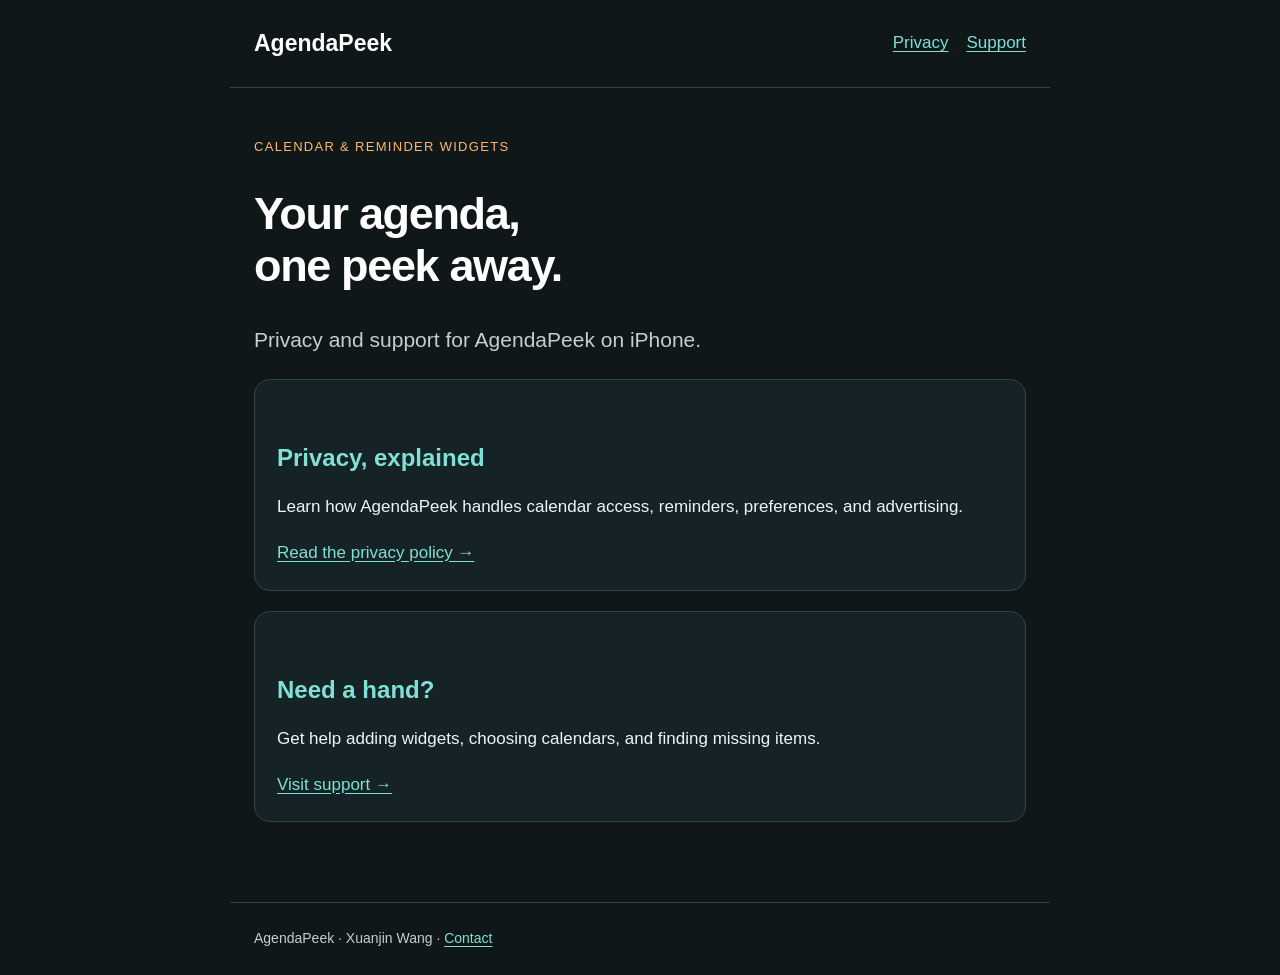
<file: index.html>
<!doctype html>
<html lang="en"><head><meta charset="utf-8"><meta name="viewport" content="width=device-width,initial-scale=1"><title>Privacy &amp; Support — AgendaPeek</title><meta name="description" content="Privacy and support for AgendaPeek, the calendar and reminder widget app."><link rel="stylesheet" href="style.css"></head><body><header><a href="./">AgendaPeek</a><nav aria-label="Main navigation"><a href="agendapeek_privacy.html">Privacy</a><a href="support.html">Support</a></nav></header><main id="main"><p class="pill">Calendar &amp; reminder widgets</p><h1>Your agenda,<br>one peek away.</h1><p class="intro">Privacy and support for AgendaPeek on iPhone.</p><section class="card"><h2>Privacy, explained</h2><p>Learn how AgendaPeek handles calendar access, reminders, preferences, and advertising.</p><a href="agendapeek_privacy.html">Read the privacy policy →</a></section><section class="card"><h2>Need a hand?</h2><p>Get help adding widgets, choosing calendars, and finding missing items.</p><a href="support.html">Visit support →</a></section></main><footer>AgendaPeek · Xuanjin Wang · <a href="mailto:xuanjinw789@gmail.com">Contact</a></footer></body></html>
</file>
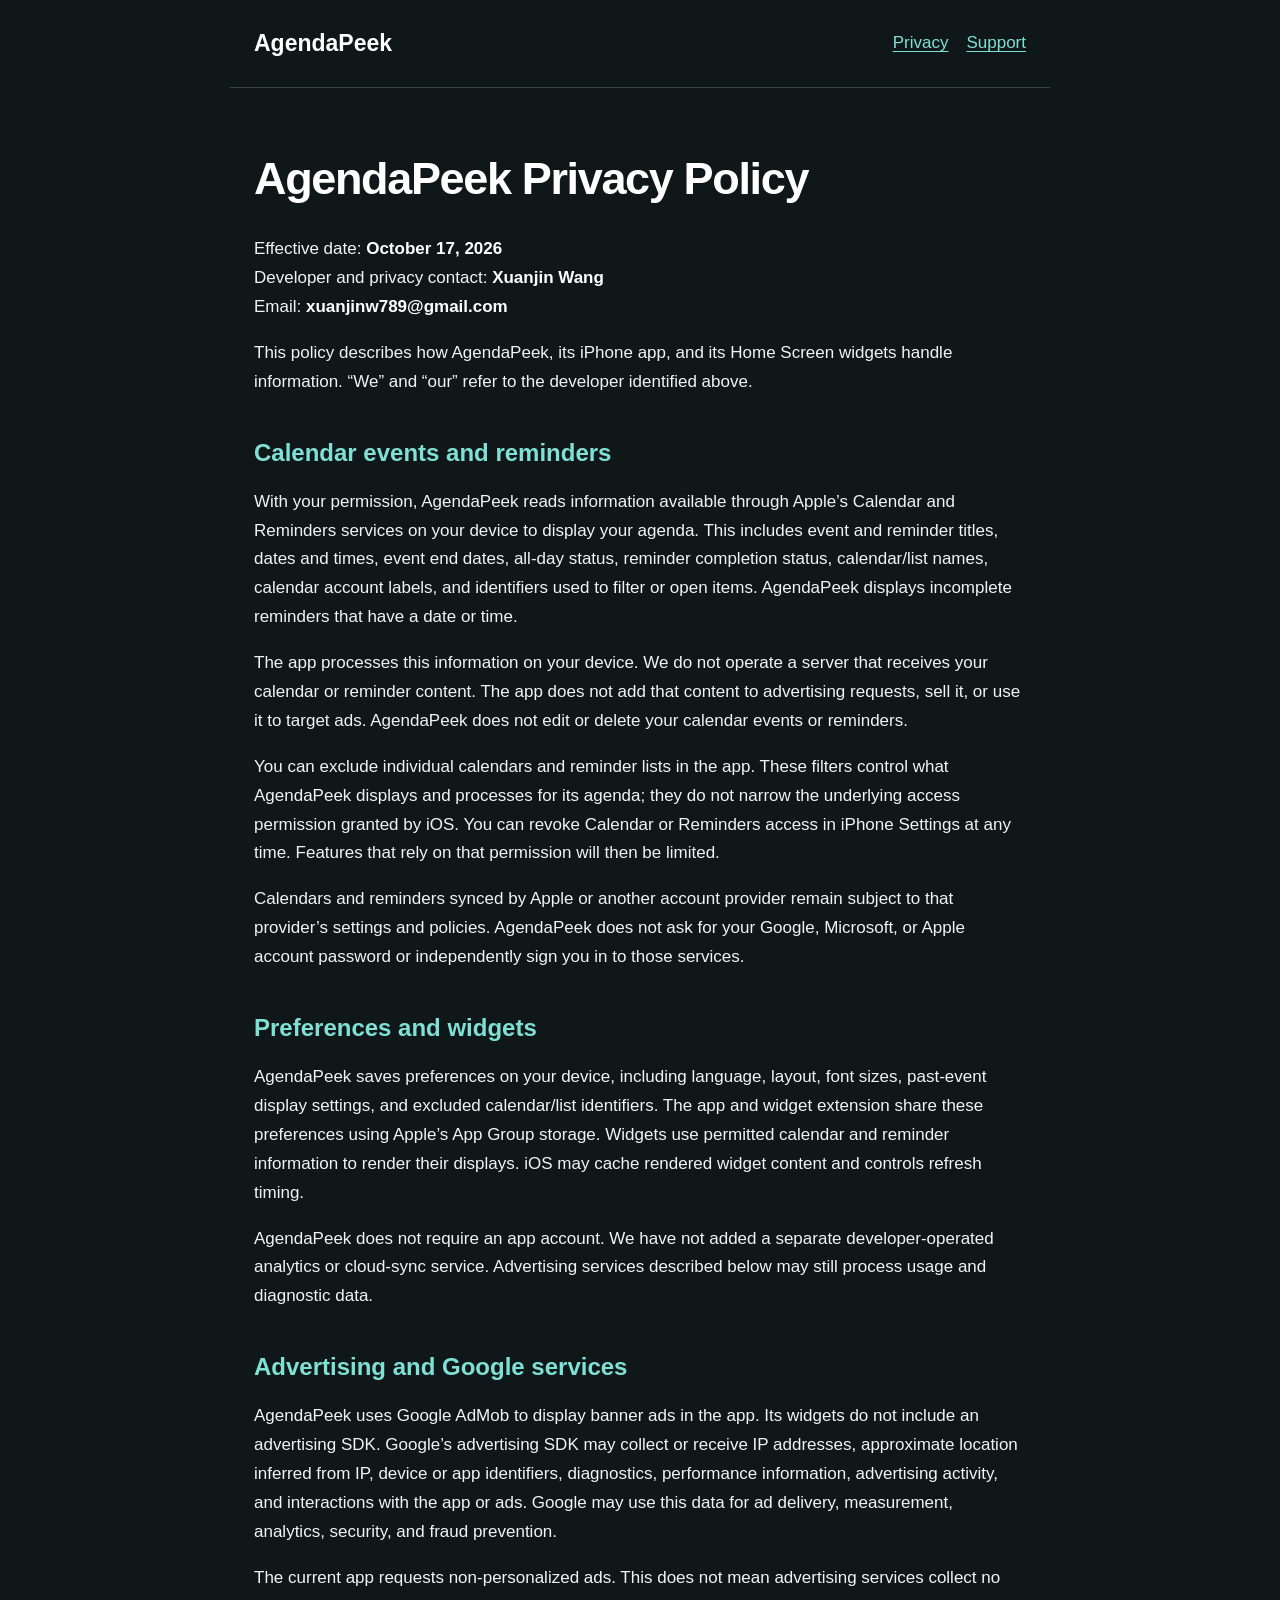
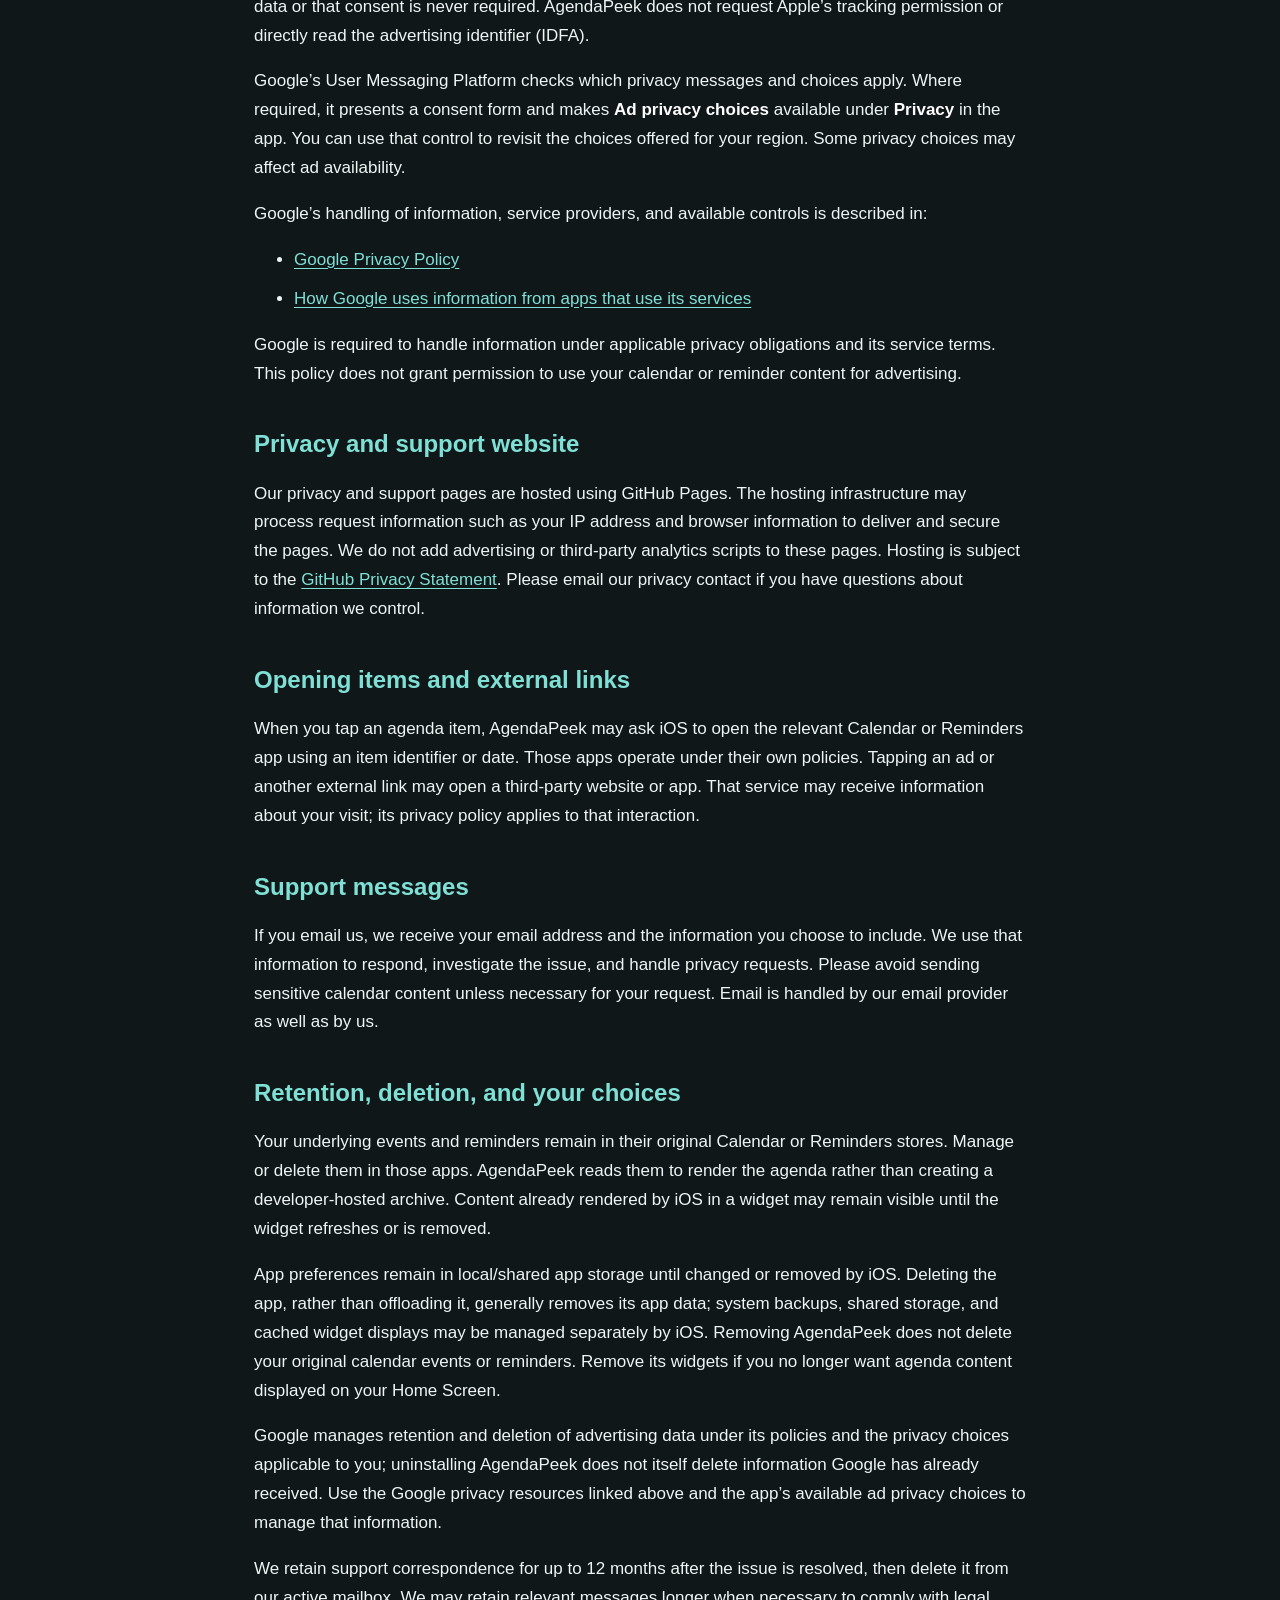
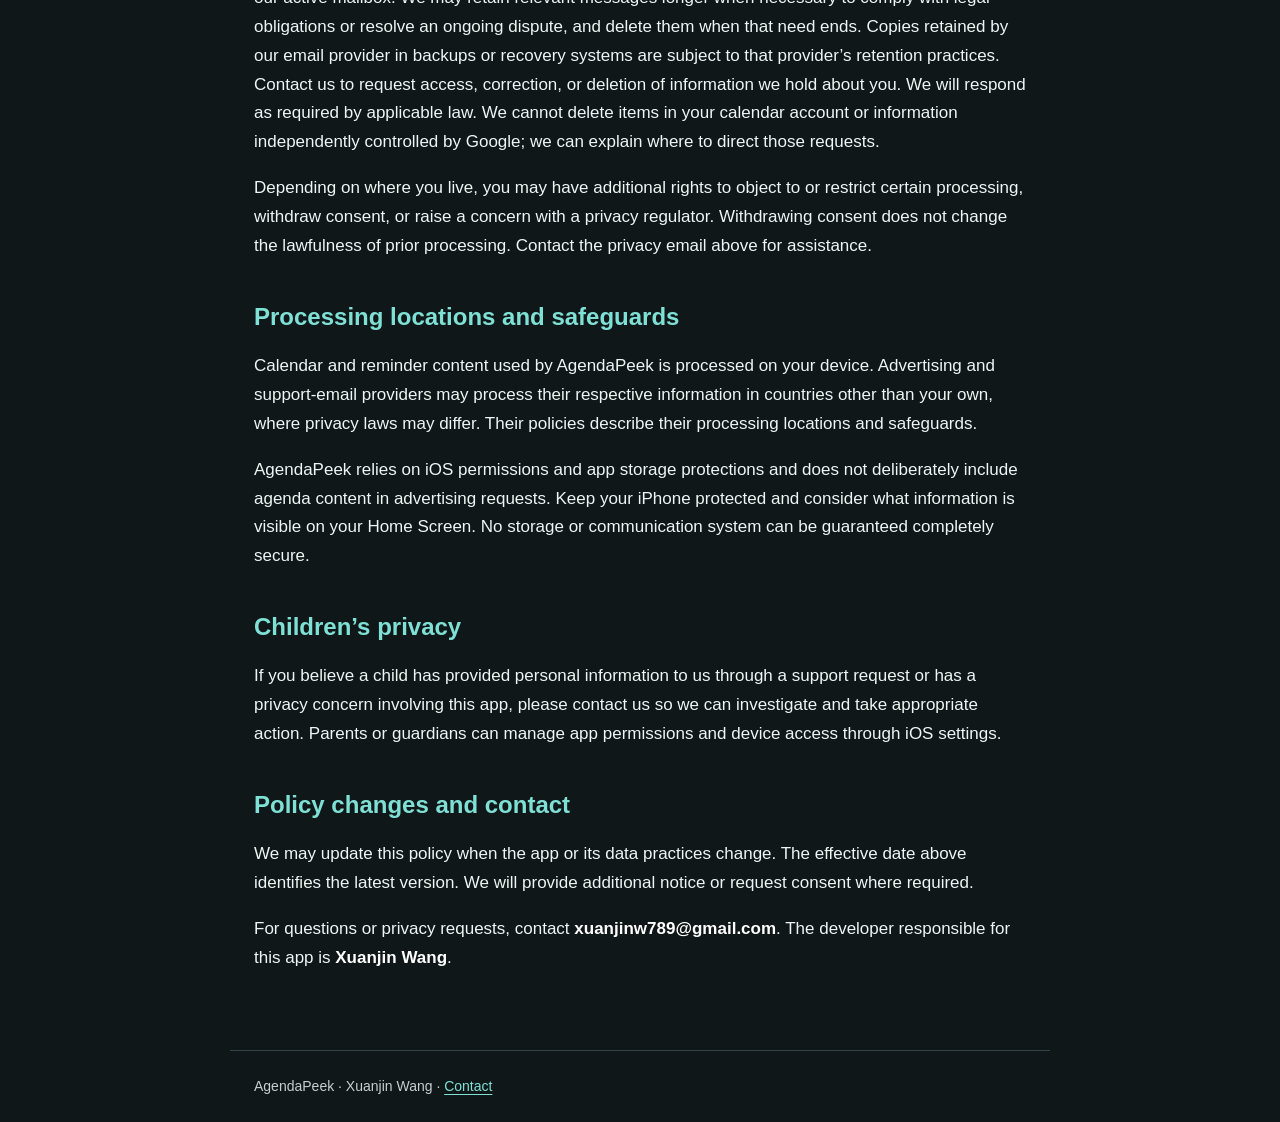
<file: agendapeek_privacy.html>
<!doctype html>
<html lang="en"><head><meta charset="utf-8"><meta name="viewport" content="width=device-width,initial-scale=1"><title>Privacy Policy — AgendaPeek</title><meta name="description" content="Privacy and support for AgendaPeek, the calendar and reminder widget app."><link rel="stylesheet" href="style.css"></head><body><header><a href="./">AgendaPeek</a><nav aria-label="Main navigation"><a href="agendapeek_privacy.html">Privacy</a><a href="support.html">Support</a></nav></header><main id="main"><h1>AgendaPeek Privacy Policy</h1>
<p>Effective date: <strong>October 17, 2026</strong><br>Developer and privacy contact: <strong>Xuanjin Wang</strong><br>Email: <strong>xuanjinw789@gmail.com</strong></p>
<p>This policy describes how AgendaPeek, its iPhone app, and its Home Screen widgets handle information. “We” and “our” refer to the developer identified above.</p>
<h2>Calendar events and reminders</h2>
<p>With your permission, AgendaPeek reads information available through Apple’s Calendar and Reminders services on your device to display your agenda. This includes event and reminder titles, dates and times, event end dates, all-day status, reminder completion status, calendar/list names, calendar account labels, and identifiers used to filter or open items. AgendaPeek displays incomplete reminders that have a date or time.</p>
<p>The app processes this information on your device. We do not operate a server that receives your calendar or reminder content. The app does not add that content to advertising requests, sell it, or use it to target ads. AgendaPeek does not edit or delete your calendar events or reminders.</p>
<p>You can exclude individual calendars and reminder lists in the app. These filters control what AgendaPeek displays and processes for its agenda; they do not narrow the underlying access permission granted by iOS. You can revoke Calendar or Reminders access in iPhone Settings at any time. Features that rely on that permission will then be limited.</p>
<p>Calendars and reminders synced by Apple or another account provider remain subject to that provider’s settings and policies. AgendaPeek does not ask for your Google, Microsoft, or Apple account password or independently sign you in to those services.</p>
<h2>Preferences and widgets</h2>
<p>AgendaPeek saves preferences on your device, including language, layout, font sizes, past-event display settings, and excluded calendar/list identifiers. The app and widget extension share these preferences using Apple’s App Group storage. Widgets use permitted calendar and reminder information to render their displays. iOS may cache rendered widget content and controls refresh timing.</p>
<p>AgendaPeek does not require an app account. We have not added a separate developer-operated analytics or cloud-sync service. Advertising services described below may still process usage and diagnostic data.</p>
<h2>Advertising and Google services</h2>
<p>AgendaPeek uses Google AdMob to display banner ads in the app. Its widgets do not include an advertising SDK. Google’s advertising SDK may collect or receive IP addresses, approximate location inferred from IP, device or app identifiers, diagnostics, performance information, advertising activity, and interactions with the app or ads. Google may use this data for ad delivery, measurement, analytics, security, and fraud prevention.</p>
<p>The current app requests non-personalized ads. This does not mean advertising services collect no data or that consent is never required. AgendaPeek does not request Apple’s tracking permission or directly read the advertising identifier (IDFA).</p>
<p>Google’s User Messaging Platform checks which privacy messages and choices apply. Where required, it presents a consent form and makes <strong>Ad privacy choices</strong> available under <strong>Privacy</strong> in the app. You can use that control to revisit the choices offered for your region. Some privacy choices may affect ad availability.</p>
<p>Google’s handling of information, service providers, and available controls is described in:</p>
<ul>
<li><a href="https://policies.google.com/privacy">Google Privacy Policy</a></li>
<li><a href="https://policies.google.com/technologies/partner-sites">How Google uses information from apps that use its services</a></li>
</ul>
<p>Google is required to handle information under applicable privacy obligations and its service terms. This policy does not grant permission to use your calendar or reminder content for advertising.</p>
<h2>Privacy and support website</h2>
<p>Our privacy and support pages are hosted using GitHub Pages. The hosting infrastructure may process request information such as your IP address and browser information to deliver and secure the pages. We do not add advertising or third-party analytics scripts to these pages. Hosting is subject to the <a href="https://docs.github.com/en/site-policy/privacy-policies/github-general-privacy-statement">GitHub Privacy Statement</a>. Please email our privacy contact if you have questions about information we control.</p>
<h2>Opening items and external links</h2>
<p>When you tap an agenda item, AgendaPeek may ask iOS to open the relevant Calendar or Reminders app using an item identifier or date. Those apps operate under their own policies. Tapping an ad or another external link may open a third-party website or app. That service may receive information about your visit; its privacy policy applies to that interaction.</p>
<h2>Support messages</h2>
<p>If you email us, we receive your email address and the information you choose to include. We use that information to respond, investigate the issue, and handle privacy requests. Please avoid sending sensitive calendar content unless necessary for your request. Email is handled by our email provider as well as by us.</p>
<h2>Retention, deletion, and your choices</h2>
<p>Your underlying events and reminders remain in their original Calendar or Reminders stores. Manage or delete them in those apps. AgendaPeek reads them to render the agenda rather than creating a developer-hosted archive. Content already rendered by iOS in a widget may remain visible until the widget refreshes or is removed.</p>
<p>App preferences remain in local/shared app storage until changed or removed by iOS. Deleting the app, rather than offloading it, generally removes its app data; system backups, shared storage, and cached widget displays may be managed separately by iOS. Removing AgendaPeek does not delete your original calendar events or reminders. Remove its widgets if you no longer want agenda content displayed on your Home Screen.</p>
<p>Google manages retention and deletion of advertising data under its policies and the privacy choices applicable to you; uninstalling AgendaPeek does not itself delete information Google has already received. Use the Google privacy resources linked above and the app’s available ad privacy choices to manage that information.</p>
<p>We retain support correspondence for up to 12 months after the issue is resolved, then delete it from our active mailbox. We may retain relevant messages longer when necessary to comply with legal obligations or resolve an ongoing dispute, and delete them when that need ends. Copies retained by our email provider in backups or recovery systems are subject to that provider’s retention practices. Contact us to request access, correction, or deletion of information we hold about you. We will respond as required by applicable law. We cannot delete items in your calendar account or information independently controlled by Google; we can explain where to direct those requests.</p>
<p>Depending on where you live, you may have additional rights to object to or restrict certain processing, withdraw consent, or raise a concern with a privacy regulator. Withdrawing consent does not change the lawfulness of prior processing. Contact the privacy email above for assistance.</p>
<h2>Processing locations and safeguards</h2>
<p>Calendar and reminder content used by AgendaPeek is processed on your device. Advertising and support-email providers may process their respective information in countries other than your own, where privacy laws may differ. Their policies describe their processing locations and safeguards.</p>
<p>AgendaPeek relies on iOS permissions and app storage protections and does not deliberately include agenda content in advertising requests. Keep your iPhone protected and consider what information is visible on your Home Screen. No storage or communication system can be guaranteed completely secure.</p>
<h2>Children’s privacy</h2>
<p>If you believe a child has provided personal information to us through a support request or has a privacy concern involving this app, please contact us so we can investigate and take appropriate action. Parents or guardians can manage app permissions and device access through iOS settings.</p>
<h2>Policy changes and contact</h2>
<p>We may update this policy when the app or its data practices change. The effective date above identifies the latest version. We will provide additional notice or request consent where required.</p>
<p>For questions or privacy requests, contact <strong>xuanjinw789@gmail.com</strong>. The developer responsible for this app is <strong>Xuanjin Wang</strong>.</p></main><footer>AgendaPeek · Xuanjin Wang · <a href="mailto:xuanjinw789@gmail.com">Contact</a></footer></body></html>
</file>
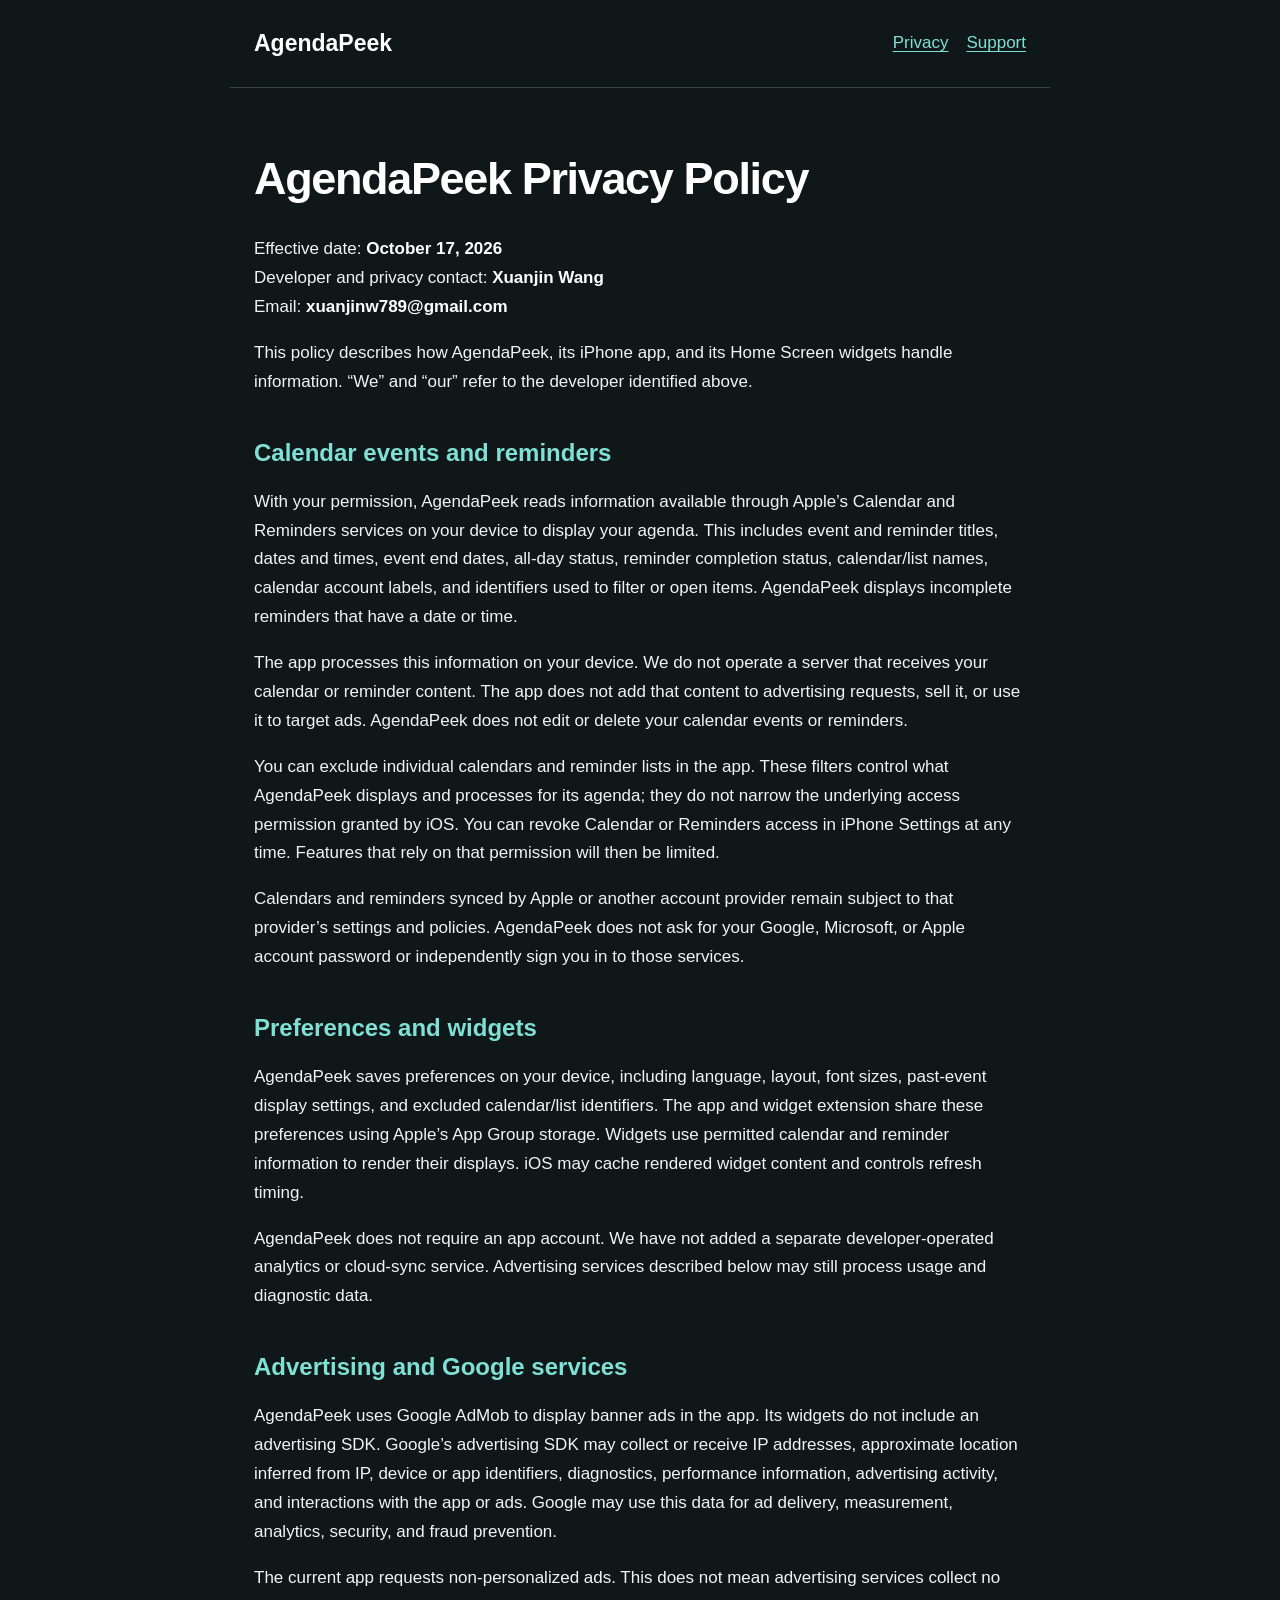
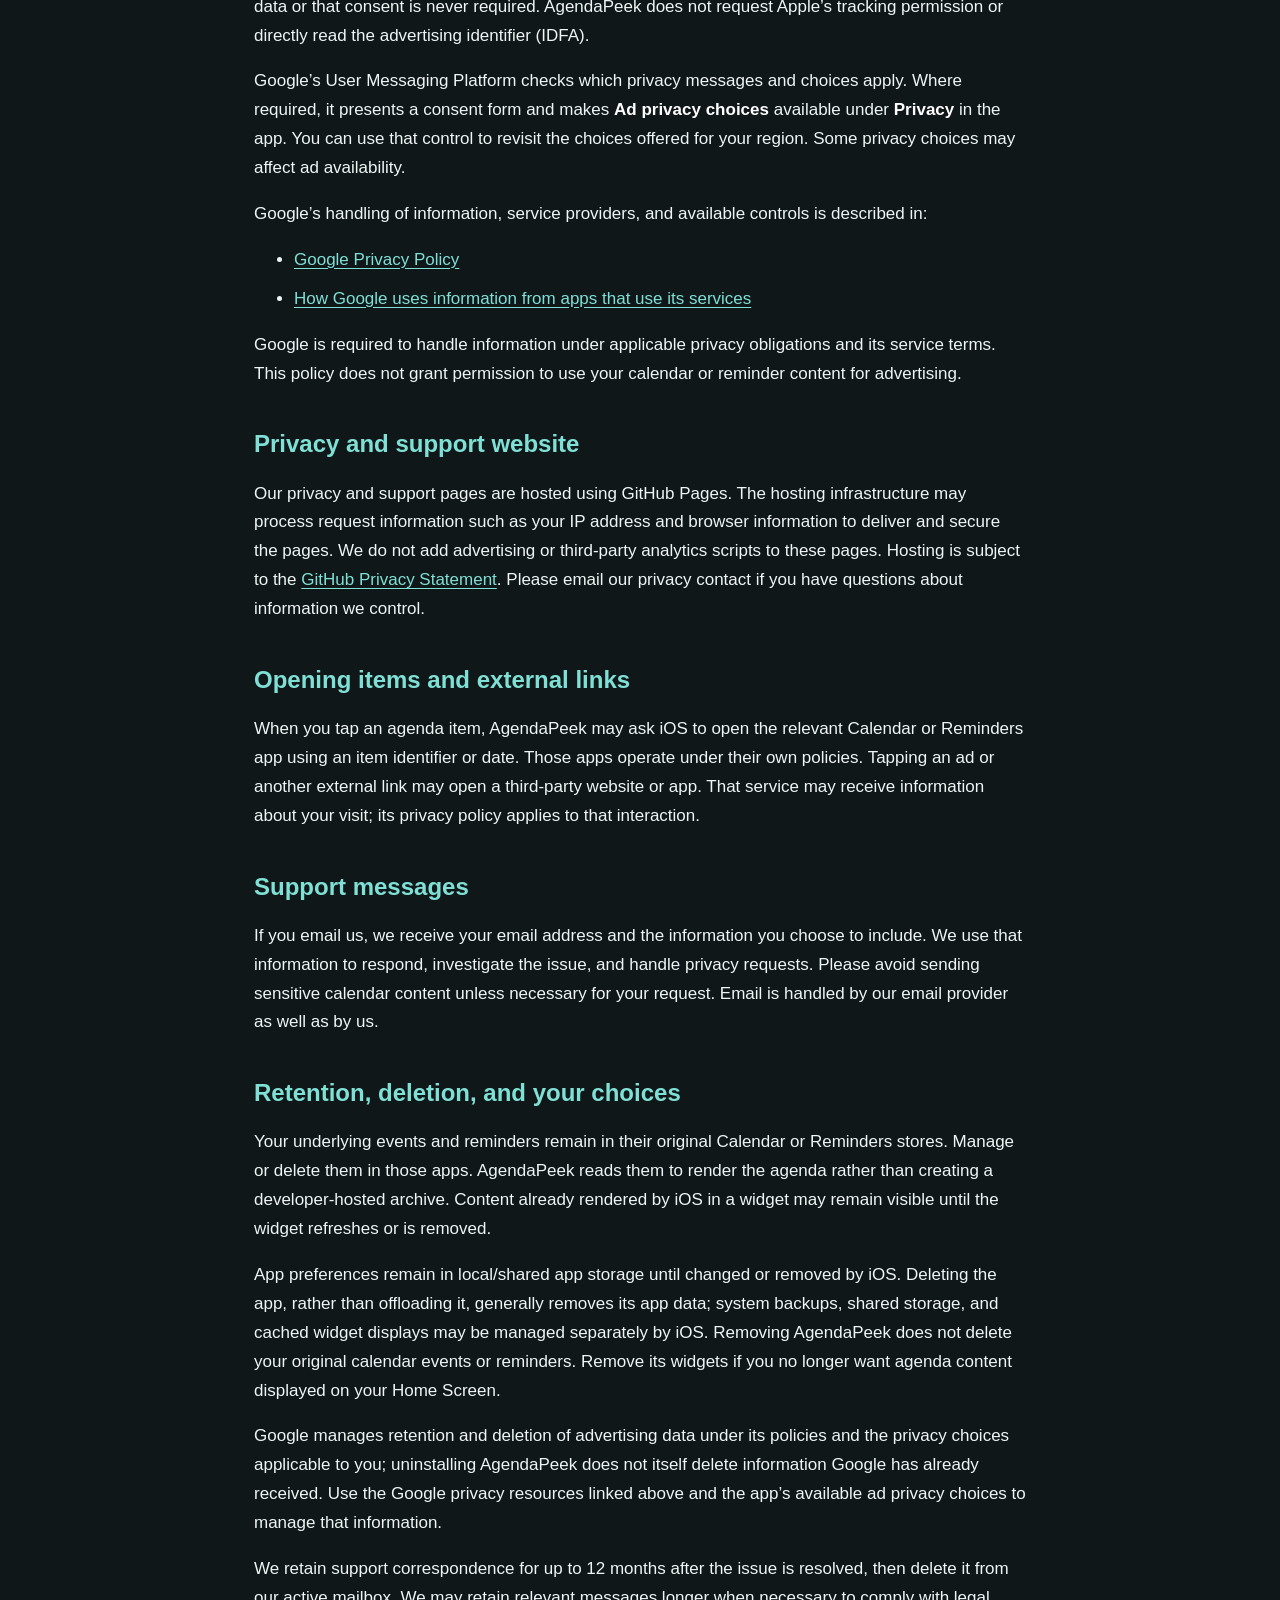
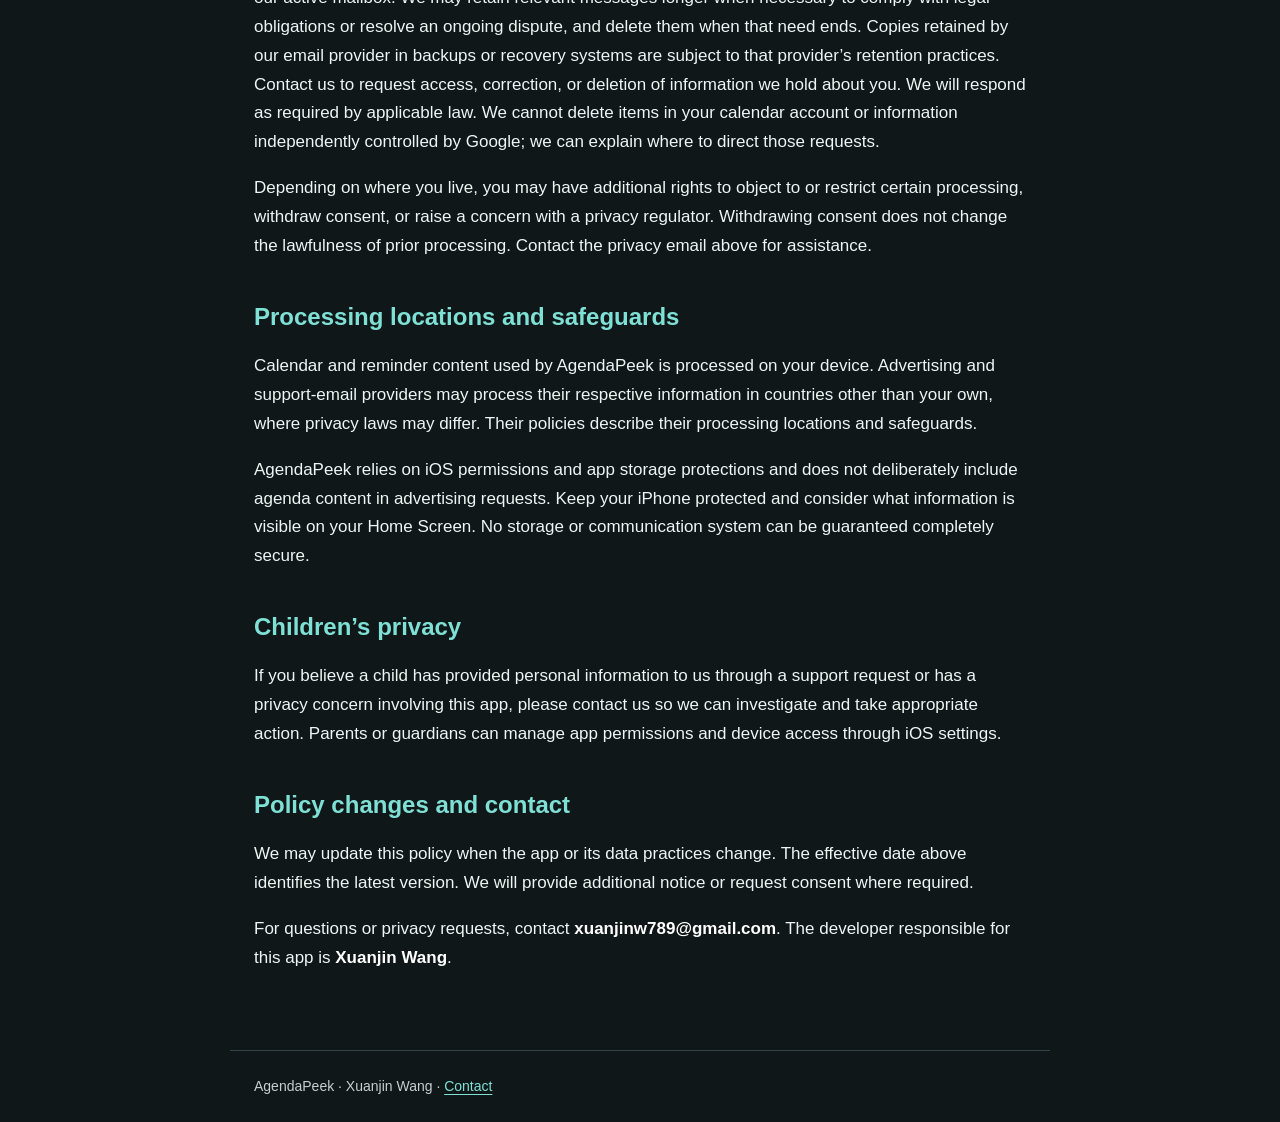
<file: privacy.html>
<!doctype html>
<html lang="en"><head><meta charset="utf-8"><meta name="viewport" content="width=device-width,initial-scale=1"><title>Privacy Policy — AgendaPeek</title><meta name="description" content="Privacy and support for AgendaPeek, the calendar and reminder widget app."><link rel="stylesheet" href="style.css"></head><body><header><a href="./">AgendaPeek</a><nav aria-label="Main navigation"><a href="privacy.html">Privacy</a><a href="support.html">Support</a></nav></header><main id="main"><h1>AgendaPeek Privacy Policy</h1>
<p>Effective date: <strong>October 17, 2026</strong><br>Developer and privacy contact: <strong>Xuanjin Wang</strong><br>Email: <strong>xuanjinw789@gmail.com</strong></p>
<p>This policy describes how AgendaPeek, its iPhone app, and its Home Screen widgets handle information. “We” and “our” refer to the developer identified above.</p>
<h2>Calendar events and reminders</h2>
<p>With your permission, AgendaPeek reads information available through Apple’s Calendar and Reminders services on your device to display your agenda. This includes event and reminder titles, dates and times, event end dates, all-day status, reminder completion status, calendar/list names, calendar account labels, and identifiers used to filter or open items. AgendaPeek displays incomplete reminders that have a date or time.</p>
<p>The app processes this information on your device. We do not operate a server that receives your calendar or reminder content. The app does not add that content to advertising requests, sell it, or use it to target ads. AgendaPeek does not edit or delete your calendar events or reminders.</p>
<p>You can exclude individual calendars and reminder lists in the app. These filters control what AgendaPeek displays and processes for its agenda; they do not narrow the underlying access permission granted by iOS. You can revoke Calendar or Reminders access in iPhone Settings at any time. Features that rely on that permission will then be limited.</p>
<p>Calendars and reminders synced by Apple or another account provider remain subject to that provider’s settings and policies. AgendaPeek does not ask for your Google, Microsoft, or Apple account password or independently sign you in to those services.</p>
<h2>Preferences and widgets</h2>
<p>AgendaPeek saves preferences on your device, including language, layout, font sizes, past-event display settings, and excluded calendar/list identifiers. The app and widget extension share these preferences using Apple’s App Group storage. Widgets use permitted calendar and reminder information to render their displays. iOS may cache rendered widget content and controls refresh timing.</p>
<p>AgendaPeek does not require an app account. We have not added a separate developer-operated analytics or cloud-sync service. Advertising services described below may still process usage and diagnostic data.</p>
<h2>Advertising and Google services</h2>
<p>AgendaPeek uses Google AdMob to display banner ads in the app. Its widgets do not include an advertising SDK. Google’s advertising SDK may collect or receive IP addresses, approximate location inferred from IP, device or app identifiers, diagnostics, performance information, advertising activity, and interactions with the app or ads. Google may use this data for ad delivery, measurement, analytics, security, and fraud prevention.</p>
<p>The current app requests non-personalized ads. This does not mean advertising services collect no data or that consent is never required. AgendaPeek does not request Apple’s tracking permission or directly read the advertising identifier (IDFA).</p>
<p>Google’s User Messaging Platform checks which privacy messages and choices apply. Where required, it presents a consent form and makes <strong>Ad privacy choices</strong> available under <strong>Privacy</strong> in the app. You can use that control to revisit the choices offered for your region. Some privacy choices may affect ad availability.</p>
<p>Google’s handling of information, service providers, and available controls is described in:</p>
<ul>
<li><a href="https://policies.google.com/privacy">Google Privacy Policy</a></li>
<li><a href="https://policies.google.com/technologies/partner-sites">How Google uses information from apps that use its services</a></li>
</ul>
<p>Google is required to handle information under applicable privacy obligations and its service terms. This policy does not grant permission to use your calendar or reminder content for advertising.</p>
<h2>Privacy and support website</h2>
<p>Our privacy and support pages are hosted using GitHub Pages. The hosting infrastructure may process request information such as your IP address and browser information to deliver and secure the pages. We do not add advertising or third-party analytics scripts to these pages. Hosting is subject to the <a href="https://docs.github.com/en/site-policy/privacy-policies/github-general-privacy-statement">GitHub Privacy Statement</a>. Please email our privacy contact if you have questions about information we control.</p>
<h2>Opening items and external links</h2>
<p>When you tap an agenda item, AgendaPeek may ask iOS to open the relevant Calendar or Reminders app using an item identifier or date. Those apps operate under their own policies. Tapping an ad or another external link may open a third-party website or app. That service may receive information about your visit; its privacy policy applies to that interaction.</p>
<h2>Support messages</h2>
<p>If you email us, we receive your email address and the information you choose to include. We use that information to respond, investigate the issue, and handle privacy requests. Please avoid sending sensitive calendar content unless necessary for your request. Email is handled by our email provider as well as by us.</p>
<h2>Retention, deletion, and your choices</h2>
<p>Your underlying events and reminders remain in their original Calendar or Reminders stores. Manage or delete them in those apps. AgendaPeek reads them to render the agenda rather than creating a developer-hosted archive. Content already rendered by iOS in a widget may remain visible until the widget refreshes or is removed.</p>
<p>App preferences remain in local/shared app storage until changed or removed by iOS. Deleting the app, rather than offloading it, generally removes its app data; system backups, shared storage, and cached widget displays may be managed separately by iOS. Removing AgendaPeek does not delete your original calendar events or reminders. Remove its widgets if you no longer want agenda content displayed on your Home Screen.</p>
<p>Google manages retention and deletion of advertising data under its policies and the privacy choices applicable to you; uninstalling AgendaPeek does not itself delete information Google has already received. Use the Google privacy resources linked above and the app’s available ad privacy choices to manage that information.</p>
<p>We retain support correspondence for up to 12 months after the issue is resolved, then delete it from our active mailbox. We may retain relevant messages longer when necessary to comply with legal obligations or resolve an ongoing dispute, and delete them when that need ends. Copies retained by our email provider in backups or recovery systems are subject to that provider’s retention practices. Contact us to request access, correction, or deletion of information we hold about you. We will respond as required by applicable law. We cannot delete items in your calendar account or information independently controlled by Google; we can explain where to direct those requests.</p>
<p>Depending on where you live, you may have additional rights to object to or restrict certain processing, withdraw consent, or raise a concern with a privacy regulator. Withdrawing consent does not change the lawfulness of prior processing. Contact the privacy email above for assistance.</p>
<h2>Processing locations and safeguards</h2>
<p>Calendar and reminder content used by AgendaPeek is processed on your device. Advertising and support-email providers may process their respective information in countries other than your own, where privacy laws may differ. Their policies describe their processing locations and safeguards.</p>
<p>AgendaPeek relies on iOS permissions and app storage protections and does not deliberately include agenda content in advertising requests. Keep your iPhone protected and consider what information is visible on your Home Screen. No storage or communication system can be guaranteed completely secure.</p>
<h2>Children’s privacy</h2>
<p>If you believe a child has provided personal information to us through a support request or has a privacy concern involving this app, please contact us so we can investigate and take appropriate action. Parents or guardians can manage app permissions and device access through iOS settings.</p>
<h2>Policy changes and contact</h2>
<p>We may update this policy when the app or its data practices change. The effective date above identifies the latest version. We will provide additional notice or request consent where required.</p>
<p>For questions or privacy requests, contact <strong>xuanjinw789@gmail.com</strong>. The developer responsible for this app is <strong>Xuanjin Wang</strong>.</p></main><footer>AgendaPeek · Xuanjin Wang · <a href="mailto:xuanjinw789@gmail.com">Contact</a></footer></body></html>
</file>
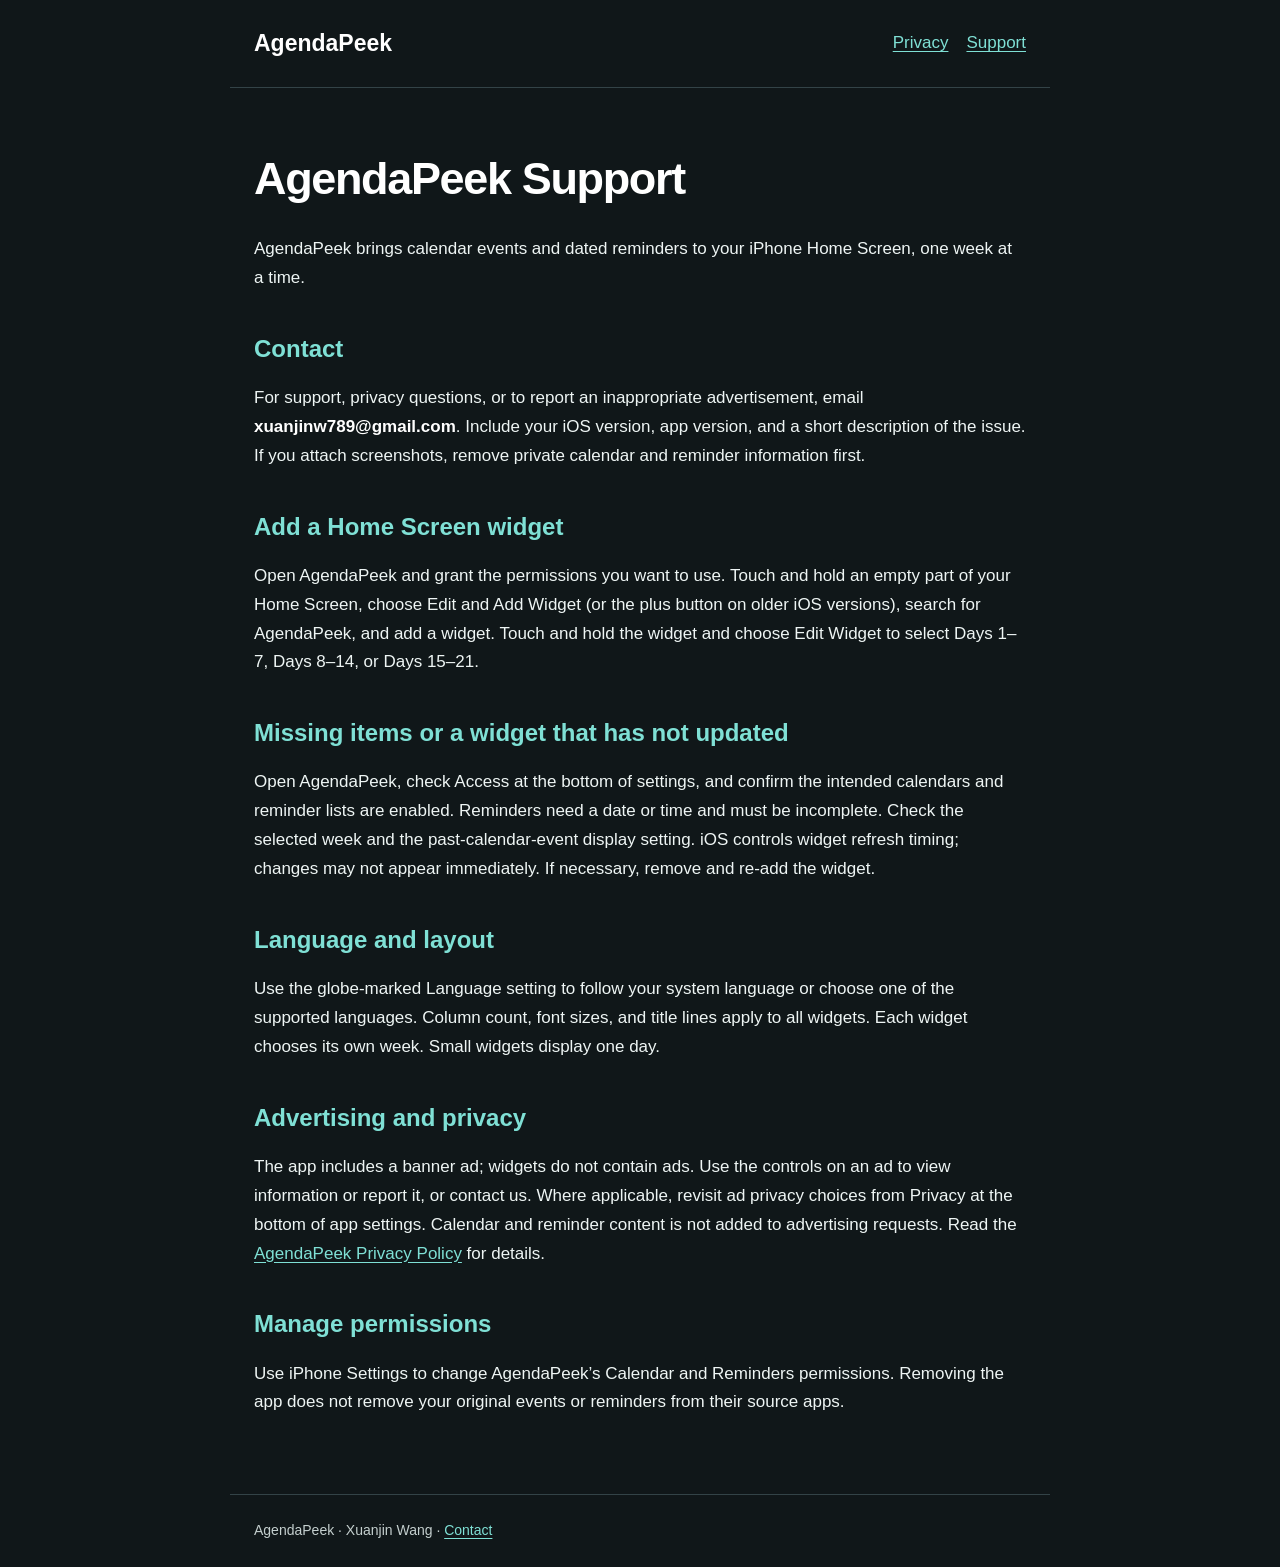
<file: support.html>
<!doctype html>
<html lang="en"><head><meta charset="utf-8"><meta name="viewport" content="width=device-width,initial-scale=1"><title>Support — AgendaPeek</title><meta name="description" content="Privacy and support for AgendaPeek, the calendar and reminder widget app."><link rel="stylesheet" href="style.css"></head><body><header><a href="./">AgendaPeek</a><nav aria-label="Main navigation"><a href="agendapeek_privacy.html">Privacy</a><a href="support.html">Support</a></nav></header><main id="main"><h1>AgendaPeek Support</h1>
<p>AgendaPeek brings calendar events and dated reminders to your iPhone Home Screen, one week at a time.</p>
<h2>Contact</h2>
<p>For support, privacy questions, or to report an inappropriate advertisement, email <strong>xuanjinw789@gmail.com</strong>. Include your iOS version, app version, and a short description of the issue. If you attach screenshots, remove private calendar and reminder information first.</p>
<h2>Add a Home Screen widget</h2>
<p>Open AgendaPeek and grant the permissions you want to use. Touch and hold an empty part of your Home Screen, choose Edit and Add Widget (or the plus button on older iOS versions), search for AgendaPeek, and add a widget. Touch and hold the widget and choose Edit Widget to select Days 1–7, Days 8–14, or Days 15–21.</p>
<h2>Missing items or a widget that has not updated</h2>
<p>Open AgendaPeek, check Access at the bottom of settings, and confirm the intended calendars and reminder lists are enabled. Reminders need a date or time and must be incomplete. Check the selected week and the past-calendar-event display setting. iOS controls widget refresh timing; changes may not appear immediately. If necessary, remove and re-add the widget.</p>
<h2>Language and layout</h2>
<p>Use the globe-marked Language setting to follow your system language or choose one of the supported languages. Column count, font sizes, and title lines apply to all widgets. Each widget chooses its own week. Small widgets display one day.</p>
<h2>Advertising and privacy</h2>
<p>The app includes a banner ad; widgets do not contain ads. Use the controls on an ad to view information or report it, or contact us. Where applicable, revisit ad privacy choices from Privacy at the bottom of app settings. Calendar and reminder content is not added to advertising requests. Read the <a href="agendapeek_privacy.html">AgendaPeek Privacy Policy</a> for details.</p>
<h2>Manage permissions</h2>
<p>Use iPhone Settings to change AgendaPeek’s Calendar and Reminders permissions. Removing the app does not remove your original events or reminders from their source apps.</p></main><footer>AgendaPeek · Xuanjin Wang · <a href="mailto:xuanjinw789@gmail.com">Contact</a></footer></body></html>
</file>
<file: style.css>
*{box-sizing:border-box}html{color-scheme:light dark}body{margin:0;background:#101719;color:#eef5f4;font:17px/1.7 -apple-system,BlinkMacSystemFont,"Segoe UI",sans-serif}a{color:#7fe0d5;text-underline-offset:.2em}a:focus-visible{outline:3px solid #ffb66b;outline-offset:5px}header,main,footer{max-width:820px;margin:auto;padding:24px}header{display:flex;justify-content:space-between;align-items:center;gap:20px;border-bottom:1px solid #334347}header>a{font-weight:750;font-size:23px;text-decoration:none;color:#fff}nav{display:flex;gap:18px}main{padding-top:35px;padding-bottom:60px;overflow-wrap:anywhere}h1{font-size:clamp(30px,6vw,45px);line-height:1.15;letter-spacing:-.03em;color:#fff}h2{font-size:24px;line-height:1.3;margin-top:40px;color:#7fe0d5}li{margin:10px 0}strong{color:#fff}footer{border-top:1px solid #334347;font-size:14px;color:#c4cfce}.intro{font-size:21px;color:#c4cfce}.card{padding:22px;border:1px solid #334347;border-radius:16px;margin:20px 0;background:#162326}.pill{font-size:13px;letter-spacing:.1em;text-transform:uppercase;color:#ffb66b}@media(max-width:480px){header{align-items:flex-start;flex-direction:column;gap:8px}header,main,footer{padding-left:20px;padding-right:20px}nav{gap:22px}h2{font-size:22px}}
</file>
